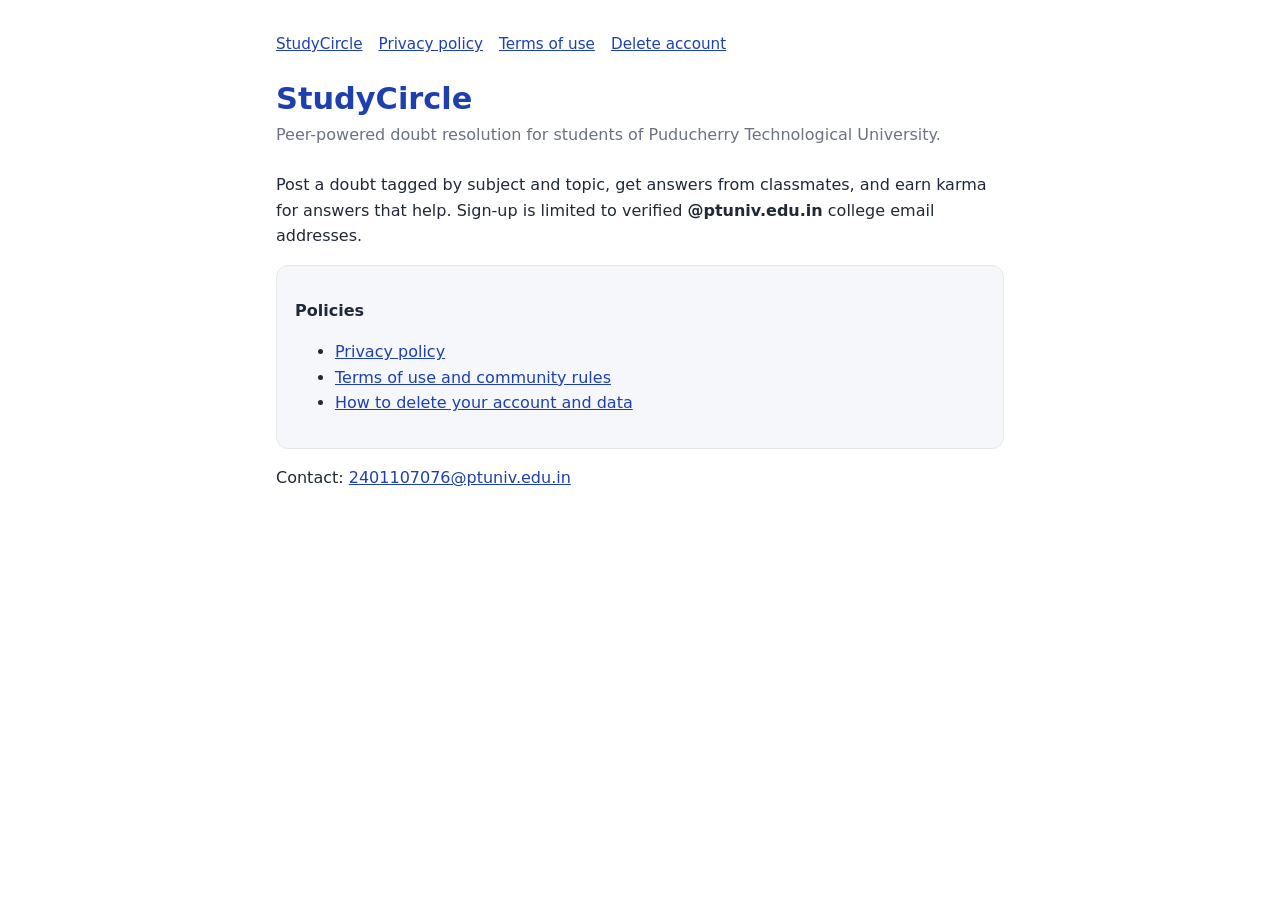
<file: index.html>
<!doctype html>
<html lang="en">
<head>
<meta charset="utf-8">
<meta name="viewport" content="width=device-width, initial-scale=1">
<title>StudyCircle</title>
<link rel="stylesheet" href="style.css">
</head>
<body>
<main>
<nav><a href="index.html">StudyCircle</a><a href="privacy.html">Privacy policy</a><a href="terms.html">Terms of use</a><a href="delete-account.html">Delete account</a></nav>
<h1>StudyCircle</h1>
<p class="meta">Peer-powered doubt resolution for students of Puducherry Technological University.</p>
<p>Post a doubt tagged by subject and topic, get answers from classmates, and earn karma for answers that help. Sign-up is limited to verified <strong>@ptuniv.edu.in</strong> college email addresses.</p>
<div class="card">
<p><strong>Policies</strong></p>
<ul>
<li><a href="privacy.html">Privacy policy</a></li>
<li><a href="terms.html">Terms of use and community rules</a></li>
<li><a href="delete-account.html">How to delete your account and data</a></li>
</ul>
</div>
<p>Contact: <a href="mailto:2401107076@ptuniv.edu.in">2401107076@ptuniv.edu.in</a></p>
</main>
</body>
</html>
</file>
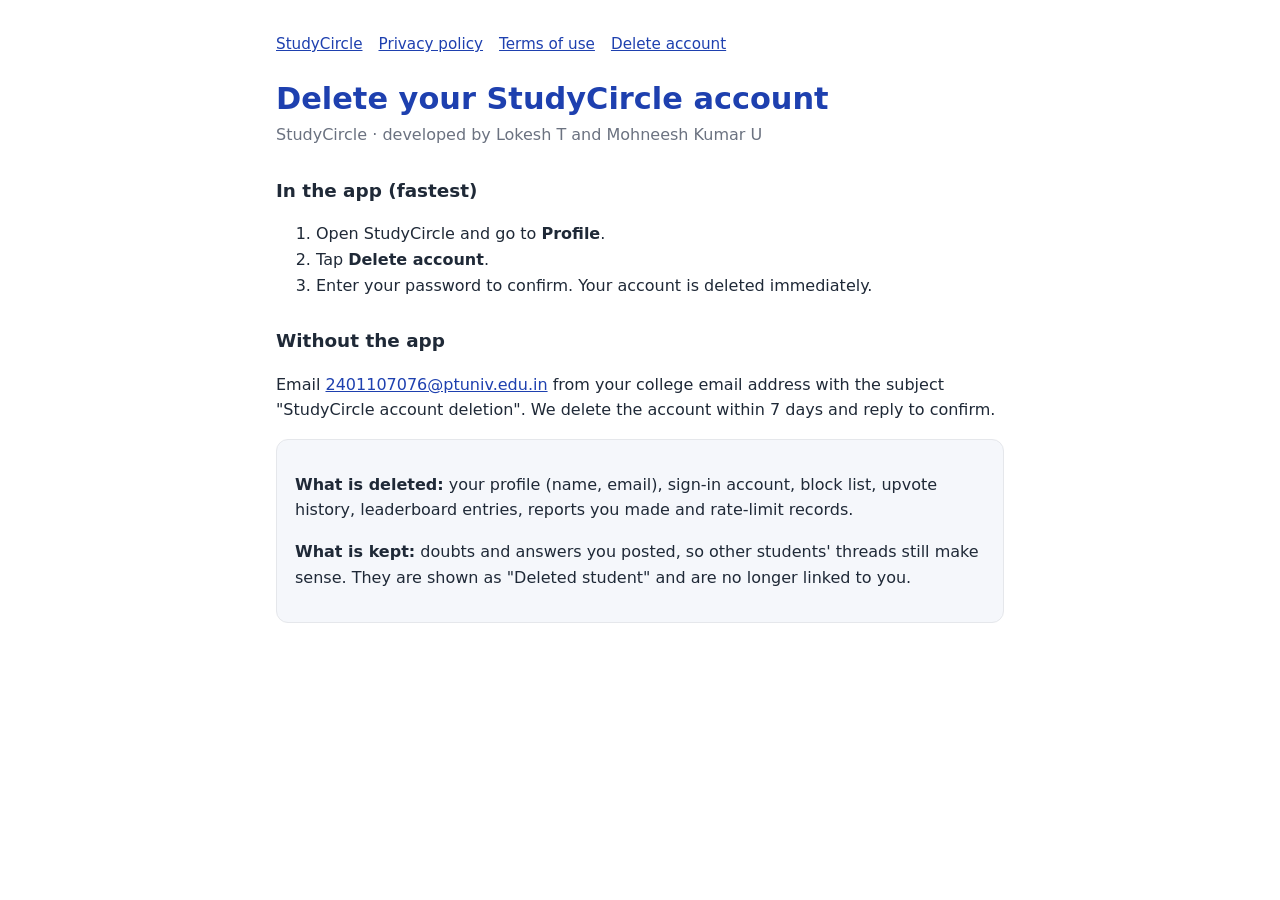
<file: delete-account.html>
<!doctype html>
<html lang="en">
<head>
<meta charset="utf-8">
<meta name="viewport" content="width=device-width, initial-scale=1">
<title>Delete your account · StudyCircle</title>
<link rel="stylesheet" href="style.css">
</head>
<body>
<main>
<nav><a href="index.html">StudyCircle</a><a href="privacy.html">Privacy policy</a><a href="terms.html">Terms of use</a><a href="delete-account.html">Delete account</a></nav>
<h1>Delete your StudyCircle account</h1>
<p class="meta">StudyCircle · developed by Lokesh T and Mohneesh Kumar U</p>

<h2>In the app (fastest)</h2>
<ol>
<li>Open StudyCircle and go to <strong>Profile</strong>.</li>
<li>Tap <strong>Delete account</strong>.</li>
<li>Enter your password to confirm. Your account is deleted immediately.</li>
</ol>

<h2>Without the app</h2>
<p>Email <a href="mailto:2401107076@ptuniv.edu.in?subject=StudyCircle%20account%20deletion">2401107076@ptuniv.edu.in</a> from your college email address with the subject "StudyCircle account deletion". We delete the account within 7 days and reply to confirm.</p>

<div class="card">
<p><strong>What is deleted:</strong> your profile (name, email), sign-in account, block list, upvote history, leaderboard entries, reports you made and rate-limit records.</p>
<p><strong>What is kept:</strong> doubts and answers you posted, so other students' threads still make sense. They are shown as "Deleted student" and are no longer linked to you.</p>
</div>
</main>
</body>
</html>
</file>
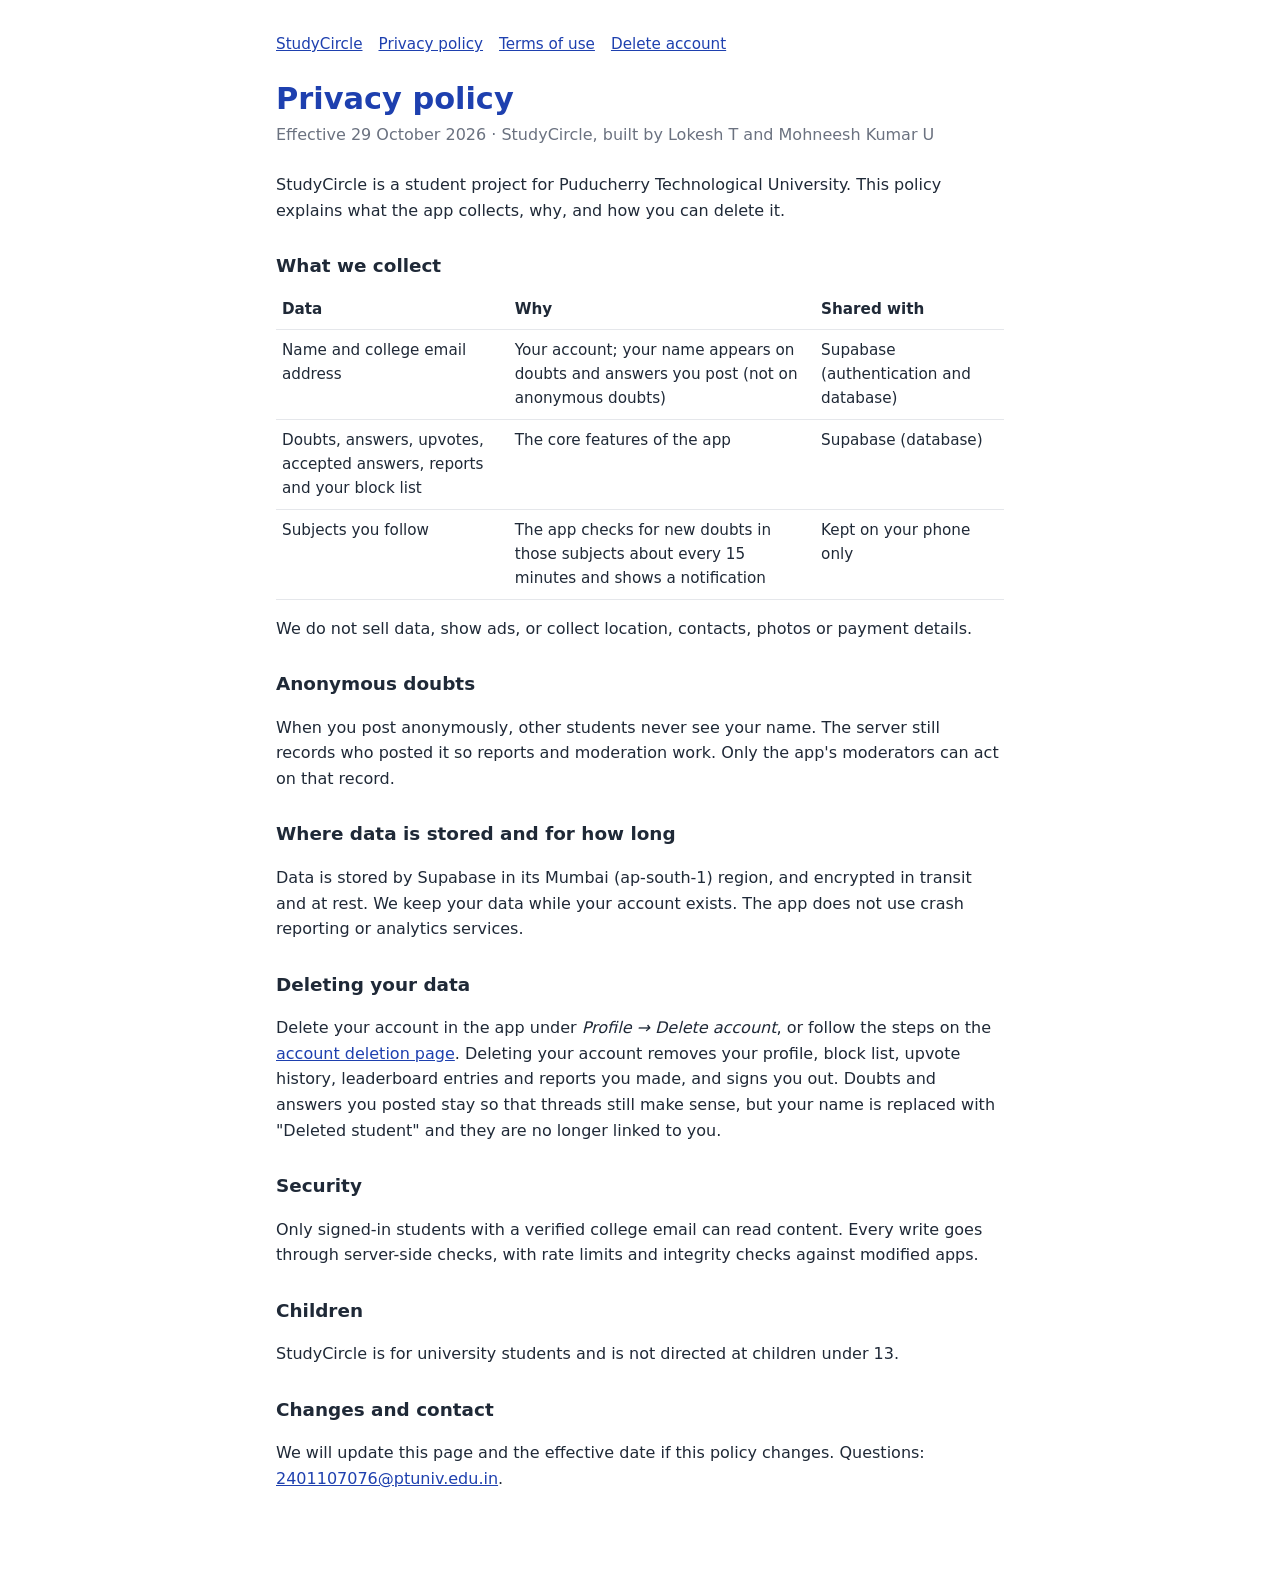
<file: privacy.html>
<!doctype html>
<html lang="en">
<head>
<meta charset="utf-8">
<meta name="viewport" content="width=device-width, initial-scale=1">
<title>Privacy policy · StudyCircle</title>
<link rel="stylesheet" href="style.css">
</head>
<body>
<main>
<nav><a href="index.html">StudyCircle</a><a href="privacy.html">Privacy policy</a><a href="terms.html">Terms of use</a><a href="delete-account.html">Delete account</a></nav>
<h1>Privacy policy</h1>
<p class="meta">Effective 29 October 2026 · StudyCircle, built by Lokesh T and Mohneesh Kumar U</p>
<p>StudyCircle is a student project for Puducherry Technological University. This policy explains what the app collects, why, and how you can delete it.</p>

<h2>What we collect</h2>
<table>
<tr><th>Data</th><th>Why</th><th>Shared with</th></tr>
<tr><td>Name and college email address</td><td>Your account; your name appears on doubts and answers you post (not on anonymous doubts)</td><td>Supabase (authentication and database)</td></tr>
<tr><td>Doubts, answers, upvotes, accepted answers, reports and your block list</td><td>The core features of the app</td><td>Supabase (database)</td></tr>
<tr><td>Subjects you follow</td><td>The app checks for new doubts in those subjects about every 15 minutes and shows a notification</td><td>Kept on your phone only</td></tr>
</table>
<p>We do not sell data, show ads, or collect location, contacts, photos or payment details.</p>

<h2>Anonymous doubts</h2>
<p>When you post anonymously, other students never see your name. The server still records who posted it so reports and moderation work. Only the app's moderators can act on that record.</p>

<h2>Where data is stored and for how long</h2>
<p>Data is stored by Supabase in its Mumbai (ap-south-1) region, and encrypted in transit and at rest. We keep your data while your account exists. The app does not use crash reporting or analytics services.</p>

<h2>Deleting your data</h2>
<p>Delete your account in the app under <em>Profile → Delete account</em>, or follow the steps on the <a href="delete-account.html">account deletion page</a>. Deleting your account removes your profile, block list, upvote history, leaderboard entries and reports you made, and signs you out. Doubts and answers you posted stay so that threads still make sense, but your name is replaced with "Deleted student" and they are no longer linked to you.</p>

<h2>Security</h2>
<p>Only signed-in students with a verified college email can read content. Every write goes through server-side checks, with rate limits and integrity checks against modified apps.</p>

<h2>Children</h2>
<p>StudyCircle is for university students and is not directed at children under 13.</p>

<h2>Changes and contact</h2>
<p>We will update this page and the effective date if this policy changes. Questions: <a href="mailto:2401107076@ptuniv.edu.in">2401107076@ptuniv.edu.in</a>.</p>
</main>
</body>
</html>
</file>
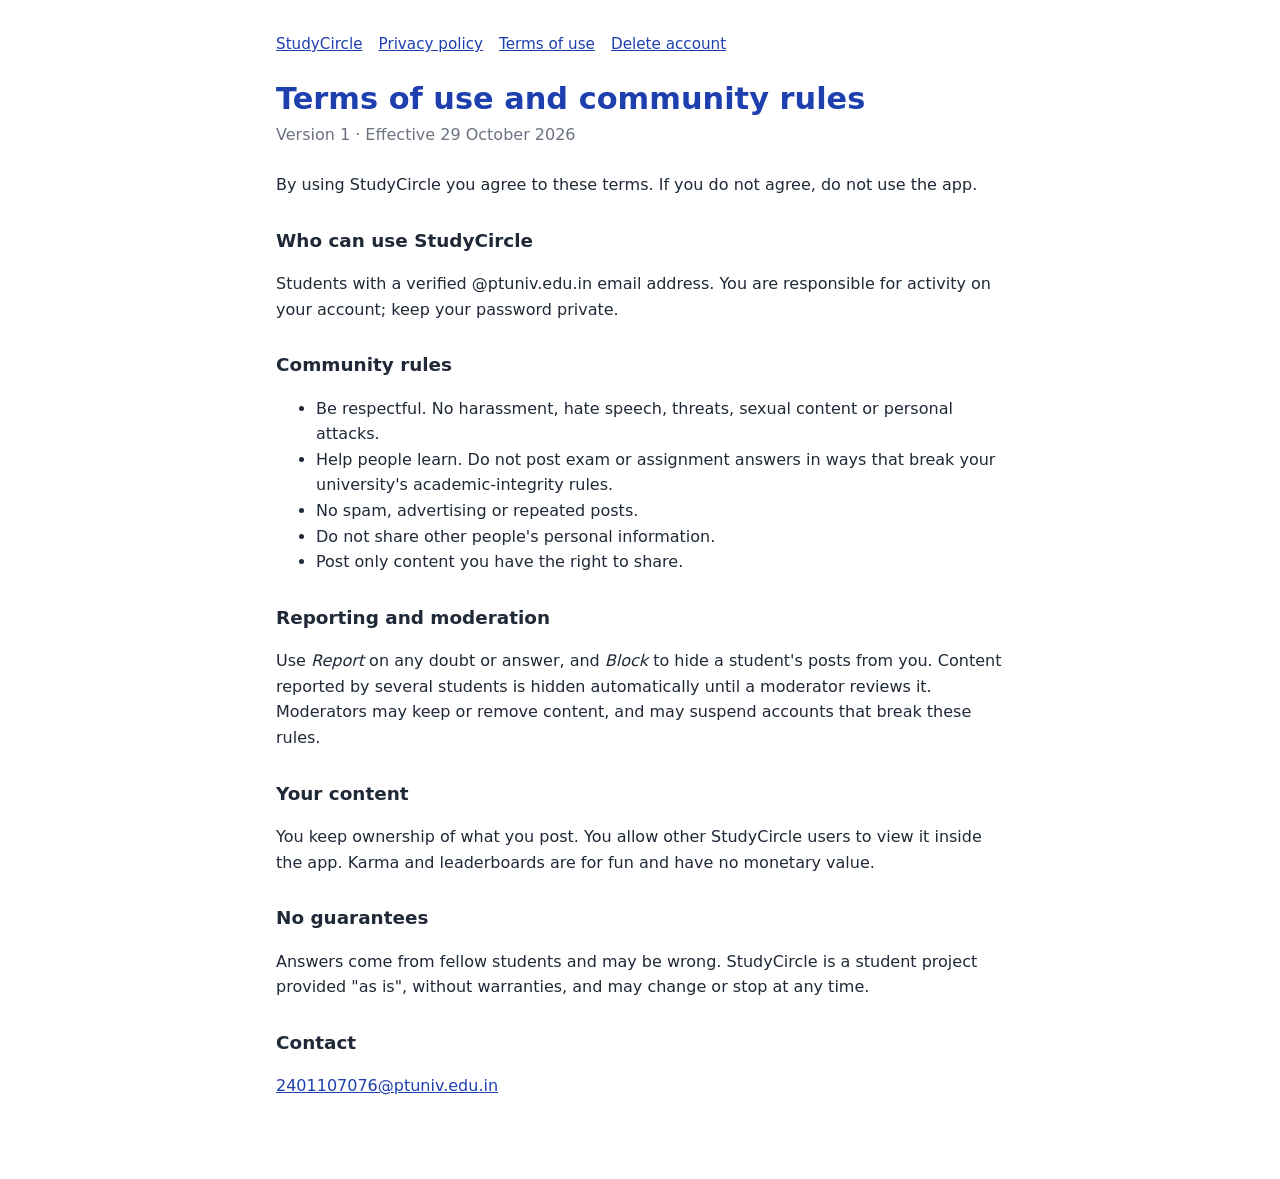
<file: terms.html>
<!doctype html>
<html lang="en">
<head>
<meta charset="utf-8">
<meta name="viewport" content="width=device-width, initial-scale=1">
<title>Terms of use · StudyCircle</title>
<link rel="stylesheet" href="style.css">
</head>
<body>
<main>
<nav><a href="index.html">StudyCircle</a><a href="privacy.html">Privacy policy</a><a href="terms.html">Terms of use</a><a href="delete-account.html">Delete account</a></nav>
<h1>Terms of use and community rules</h1>
<p class="meta">Version 1 · Effective 29 October 2026</p>
<p>By using StudyCircle you agree to these terms. If you do not agree, do not use the app.</p>

<h2>Who can use StudyCircle</h2>
<p>Students with a verified @ptuniv.edu.in email address. You are responsible for activity on your account; keep your password private.</p>

<h2>Community rules</h2>
<ul>
<li>Be respectful. No harassment, hate speech, threats, sexual content or personal attacks.</li>
<li>Help people learn. Do not post exam or assignment answers in ways that break your university's academic-integrity rules.</li>
<li>No spam, advertising or repeated posts.</li>
<li>Do not share other people's personal information.</li>
<li>Post only content you have the right to share.</li>
</ul>

<h2>Reporting and moderation</h2>
<p>Use <em>Report</em> on any doubt or answer, and <em>Block</em> to hide a student's posts from you. Content reported by several students is hidden automatically until a moderator reviews it. Moderators may keep or remove content, and may suspend accounts that break these rules.</p>

<h2>Your content</h2>
<p>You keep ownership of what you post. You allow other StudyCircle users to view it inside the app. Karma and leaderboards are for fun and have no monetary value.</p>

<h2>No guarantees</h2>
<p>Answers come from fellow students and may be wrong. StudyCircle is a student project provided "as is", without warranties, and may change or stop at any time.</p>

<h2>Contact</h2>
<p><a href="mailto:2401107076@ptuniv.edu.in">2401107076@ptuniv.edu.in</a></p>
</main>
</body>
</html>
</file>
<file: style.css>
:root{--ink:#1f2937;--muted:#6b7280;--accent:#1e40af;--bg:#ffffff;--card:#f5f7fb;--line:#e5e7eb}
@media (prefers-color-scheme:dark){:root{--ink:#e5e7eb;--muted:#9ca3af;--accent:#93b4ff;--bg:#111318;--card:#1a1d24;--line:#2a2e37}}
*{box-sizing:border-box}
body{margin:0;background:var(--bg);color:var(--ink);font:16px/1.6 system-ui,-apple-system,"Segoe UI",Roboto,sans-serif}
main{max-width:760px;margin:0 auto;padding:32px 16px 64px}
h1{font-size:1.9rem;line-height:1.25;margin:0 0 4px;color:var(--accent)}
h2{font-size:1.15rem;margin:28px 0 8px}
p,li{color:var(--ink)}
.meta{color:var(--muted);margin:0 0 24px}
.card{background:var(--card);border:1px solid var(--line);border-radius:12px;padding:16px 18px;margin:16px 0}
a{color:var(--accent)}
nav{display:flex;gap:16px;flex-wrap:wrap;margin:0 0 24px;font-size:.95rem}
table{border-collapse:collapse;width:100%;font-size:.95rem}
th,td{text-align:left;border-bottom:1px solid var(--line);padding:8px 6px;vertical-align:top}
</file>
